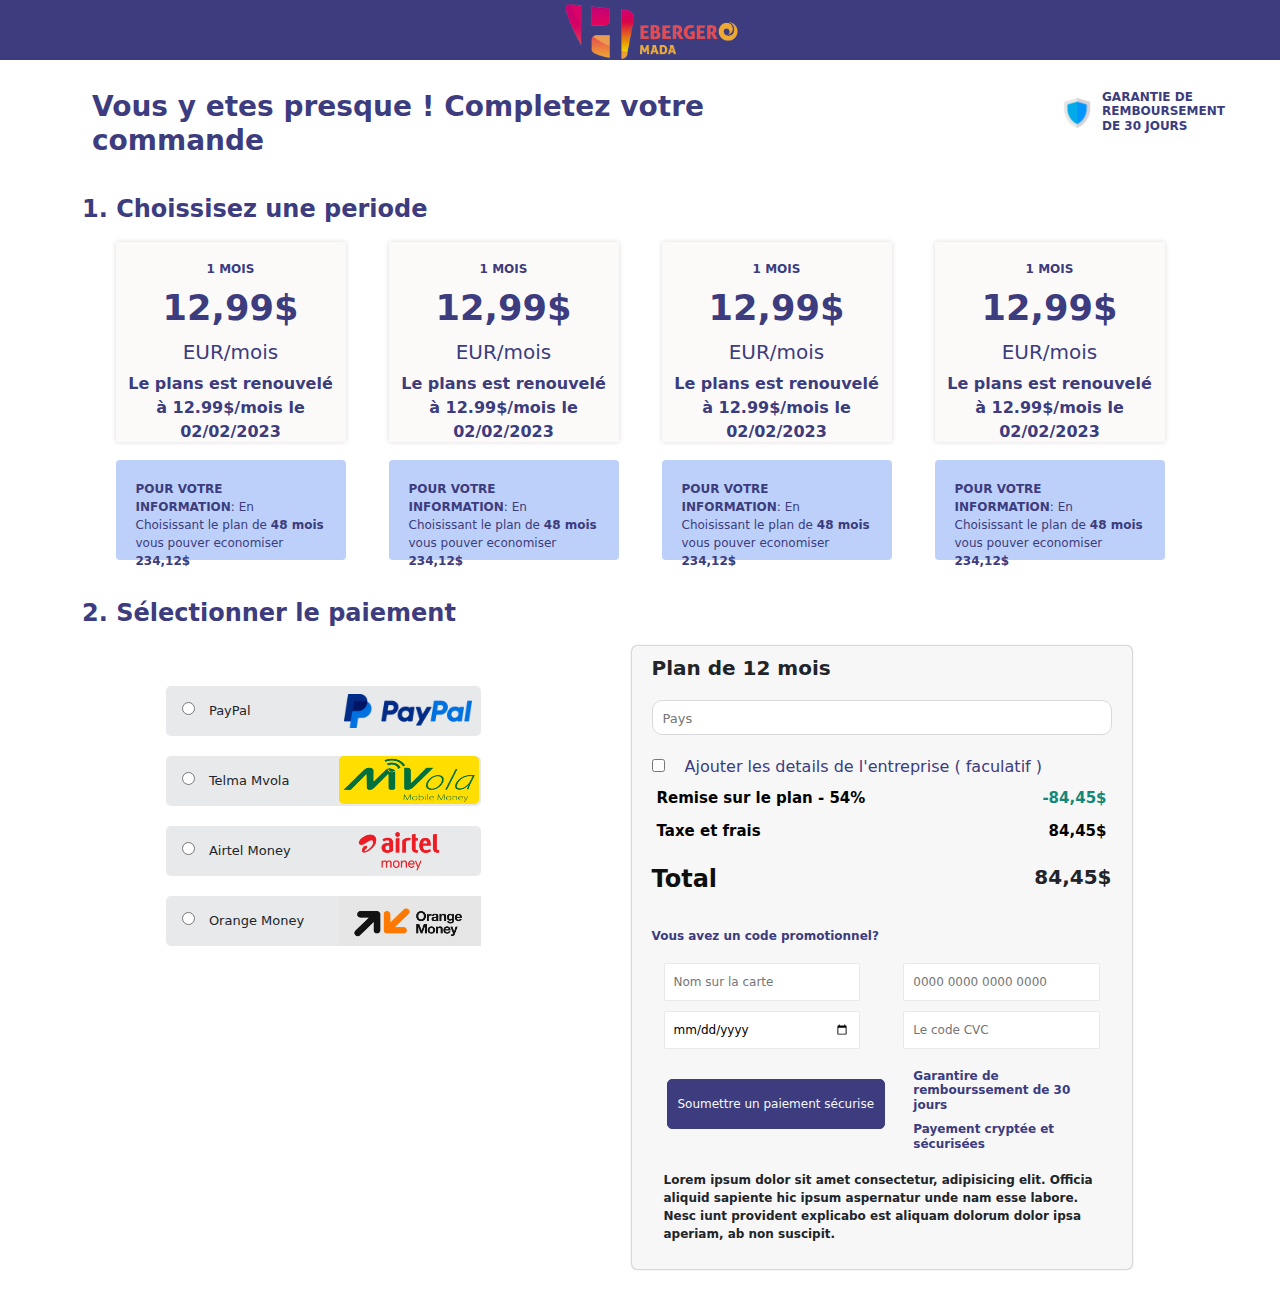
<file: page/hebeurgeur.html>
<!DOCTYPE html>
<html lang="en">

<head>
    <meta charset="UTF-8">
    <meta http-equiv="X-UA-Compatible" content="IE=edge">
    <meta name="viewport" content="width=device-width, initial-scale=1.0">
    <link rel="stylesheet" href="../bootstrap-5.2.3-dist/css/bootstrap.min.css">

    <link rel="stylesheet" href="../CSS/css_page/style.css">
    <title>Hebergeo</title>
</head>

<body>
    <header>
        <div class="container logo-hebergeo-img"></div>
    </header>
    <div class="container PhraseEntete">
        <div class="container TitlePhrase">
            <h3 class="Titre"> Vous y etes presque ! Completez votre commande</h3>
        </div>
        <div class="container PhraseAccros">
            <img src="../icon/boucllier.png" alt="" srcset="" class="boucllier">
            <h6>GARANTIE DE REMBOURSEMENT DE 30 JOURS</h6>
        </div>
    </div>

    <div class="container Item1">
        <h4>1. Choissisez une periode</h4>
        <div class="container Items">
            <div class="container sub-item">
                <div class="container descriptionItem">
                    <h6>1 MOIS</h6>
                    <h2>12,99$</h2>
                    <h5>EUR/mois</h5>
                    <p>Le plans est renouvelé à 12.99$/mois le 02/02/2023</p>
                </div>
                <div class="container Info-Item">
                    <p><span>POUR VOTRE INFORMATION</span>: En Choisissant le plan de <span>48 mois</span> vous pouver economiser <span>234,12$</span></p>
                </div>
            </div>
            <div class="container sub-item">
                <div class="container descriptionItem">
                    <h6>1 MOIS</h6>
                    <h2>12,99$</h2>
                    <h5>EUR/mois</h5>
                    <p>Le plans est renouvelé à 12.99$/mois le 02/02/2023</p>
                </div>
                <div class="container Info-Item">
                    <p><span>POUR VOTRE INFORMATION</span>: En Choisissant le plan de <span>48 mois</span> vous pouver economiser <span>234,12$</span></p>

                </div>
            </div>
            <div class="container sub-item">
                <div class="container descriptionItem">
                    <h6>1 MOIS</h6>
                    <h2>12,99$</h2>
                    <h5>EUR/mois</h5>
                    <p>Le plans est renouvelé à 12.99$/mois le 02/02/2023</p>
                </div>
                <div class="container Info-Item">
                    <p><span>POUR VOTRE INFORMATION</span>: En Choisissant le plan de <span>48 mois</span> vous pouver economiser <span>234,12$</span></p>

                </div>
            </div>
            <div class="container sub-item">
                <div class="container descriptionItem">
                    <h6>1 MOIS</h6>
                    <h2>12,99$</h2>
                    <h5>EUR/mois</h5>
                    <p>Le plans est renouvelé à 12.99$/mois le 02/02/2023</p>
                </div>
                <div class="container Info-Item">
                    <p><span>POUR VOTRE INFORMATION</span>: En Choisissant le plan de <span>48 mois</span> vous pouver economiser <span>234,12$</span></p>

                </div>
            </div>
        </div>
    </div>
    <div class="container Item1">
        <h4>2. Sélectionner le paiement</h4>
        <div class="container Items-payement">
            <div class="container Items-type-payement">
                <div class="container payement-description">
                    <div class="container Nom-payment">
                        <input type="radio" class="Radio_chois"> <label for="">PayPal</label>
                    </div>
                    <div class="container Logo_payement paypal"></div>
                </div>
                <div class="container payement-description">
                    <div class="container Nom-payment">
                        <input type="radio" class="Radio_chois"> <label for="">Telma Mvola</label>
                    </div>
                    <div class="container Logo_payement mvola"></div>
                </div>
                <div class="container payement-description">
                    <div class="container Nom-payment">
                        <input type="radio" class="Radio_chois"> <label for="">Airtel Money</label>
                    </div>
                    <div class="container Logo_payement airtel"></div>
                </div>
                <div class="container payement-description">
                    <div class="container Nom-payment">
                        <input type="radio" class="Radio_chois"> <label for="">Orange Money</label>
                    </div>
                    <div class="container Logo_payement orange"></div>
                </div>
            </div>
            <div class="container Payement-Formulaire">
                <form action="#" method="post">
                    <h5>Plan de 12 mois</h5>
                    <input type="text" placeholder="Pays" class="Pays"><br>
                    <input class="detailsCheck" type="checkbox" name="" id=""><label class="details" for="">Ajouter les details de l'entreprise ( faculatif ) </label>
                    <div class="container Remise">
                        <h5>Remise sur le plan - 54%</h5>
                        <h5 class="money">-84,45$</h5>
                    </div>
                    <div class="container Taxesfrais">
                        <h5>Taxe et frais</h5>
                        <h5>84,45$</h5>
                    </div>
                    <div class="container Total">
                        <h4>Total</h4>
                        <h5>84,45$</h5>
                    </div>
                    <h6>Vous avez un code promotionnel?</h6>
                    <div class="container Carte">
                        <input type="text" placeholder="Nom sur la carte">
                        <input type="text" placeholder="0000 0000 0000 0000">
                    </div>
                    <div class="container Date-payement">
                        <input type="date" placeholder="DD/MM/YY">
                        <input type="text" placeholder="Le code CVC">
                    </div>
                    <div class="container buttonPayement">
                        <button>Soumettre un paiement sécurise</button>
                        <div class="container securisation">
                            <h6>Garantire de rembourssement de 30 jours</h6>
                            <h6>Payement cryptée et sécurisées</h6>
                        </div>
                    </div>

                </form>
                <div class="container TermeEtCondition">
                    <p>Lorem ipsum dolor sit amet consectetur, adipisicing elit. Officia aliquid sapiente hic ipsum aspernatur unde nam esse labore. Nesc
                        iunt provident explicabo est aliquam dolorum dolor ipsa aperiam, ab non suscipit.</p>
                </div>
            </div>
        </div>
    </div>
</body>

</html>
</file>
<file: CSS/css_page/style.css>
:root {
    --red-special: rgb(240, 70, 70);
    --viollet: rgb(60, 60, 126);
    --light-grey: #f7f7f7;
    --dark: #0e1010;
    --dark-bg: rgb(43, 49, 62);
    --btn-bg: #627792;
    --red-bg: #fc5546;
    --color-bd: #e8e9ea;
    --trans: all 0.3s ease-in-out;
}

body {
    margin: 0px;
    padding: 0px;
    background-color: #ffffff75;
}
/*  */

/* Pour le Titre et paragraphe */
h3 .Titre {
    font-weight: 700;
    color: var(--viollet);
}

h4 {
    font-weight: 600;
    color: var(--viollet);
}

h6 {
    font-weight: 600;
    font-size: 12px;
}

/* ********************* */
header {
    background-color: var(--viollet);
}

.logo-hebergeo-img {
    width: 200px;
    height: 60px;
    background-color: #138888;
    margin: 0% auto;
    padding: 0px !important;
    background: url('../../Image/logo.png') no-repeat;
    background-size: 100% ;
    background-position: 15px;
}

.PhraseEntete {
    margin: 20px auto;
    display: flex;
    padding: 10px;
    flex-flow: row wrap;
    justify-content: space-between;
}

.Titre {
    font-weight: 700;
    color: var(--viollet);
}

.TitlePhrase {
    width: 60%;
    margin: 0px;
}

.PhraseAccros {
    display: flex;
    justify-content: space-between;
    margin: 0px;
    width: 150px;
    color: var(--viollet);
}

.Item1 {
    margin: 10px auto;
}

.Items {
    display: flex;
    flex-flow: row wrap;
}

.sub-item {
    width: 230px;
    padding: 0%;
    margin: 10px auto;
}

.descriptionItem {
    height: 200px;
    background-color: rgb(251, 250, 249);
    text-align: center;
    padding: 20px 10px;
    color: var(--viollet);
    box-shadow: 0px 0px 5px rgb(222, 218, 218);
}

.descriptionItem h2 {
    font-size: 220%;
    font-weight: 800;
    margin: 5%;
}

.descriptionItem p {
    font-weight: 550;
}

.Info-Item {
    margin: 8% auto;
    padding: 20px;
    height: 100px;
    border-radius: 4px;
    background-color: rgba(94, 140, 240, 0.406);
}

.Info-Item p {
    font-weight: 500;
    font-size: 12px;
    color: var(--viollet);
}

.Info-Item span {
    font-weight: 700;
}

/* ************* ***************************/
.Items-payement {
    padding: 10px 0%;
    display: flex;
    flex-flow: row wrap;
}

.Items-type-payement {
    width: 350px;
    margin: 20px auto;
    border-radius: 5px;
    padding: 0px;

}

.payement-description {
    height: 50px;
    margin: 20px auto;
    width: 90%;
    border-radius: 5px;
    padding: 0px;
    display: flex;
    background-color: #e8e9ea;
    justify-content: space-between;
}
.boucllier{
    width: 30px;
    height: 30px;
   margin-right: 10px;
   position: relative;
   top: 8px;
}

.Nom-payment {
    width: 50%;
    height: 100%;
    margin: 0px;
    padding: 5%;
    font-size: 13px;
}

.Radio_chois {
    margin-right: 10px;
    border: 1px solid red;
}

.Logo_payement{
    width: 45%;
    height: 100%;
    margin: 0px;
    background-color: rgb(210, 210, 210);
}

.paypal {
    background: url('../../icon/PayPal.svg.png') no-repeat;
    background-size: 90%;
    background-position: 5px;
}
.mvola{
    background: url('../../icon/mvola.png_large') no-repeat ;
    background-size: 140px 95%;
}
.airtel {
    background: url('../../icon/airtel-money.webp') no-repeat ;
    background-size: contain;
    background-position: 15px;
}
.orange {
    background-image: url('../../icon/orange_money.jpg') ;
    background-size: 100% 100%;
}

.Payement-Formulaire {
    width: 500px;
    padding: 10px 20px;
    border-radius: 5px;
    box-shadow: 0 0 2px rgb(109, 108, 108);
    background-color: var(--light-grey);
}

form h5 {
    font-weight: 700;
    margin-bottom: 20px;
}

.Pays {
    width: 100%;
    padding: 10px;
    border: 1px solid rgb(218, 217, 217);
    border-radius: 10px;
    margin-bottom: 20px;
    height: 35px;
}
.Pays::placeholder{
    font-size: 13px;
}
.details{
    margin-left: 20px;
    color: var(--viollet);
}
.Remise , .Taxesfrais{
    display: flex;
    justify-content: space-between;
    padding: 5px;
    margin: 5px auto;
}
.Remise h5 , .Taxesfrais h5{
    color: black;
    font-weight: 600;
    font-size: 15px;
    margin: 0px !important;
}
.money{
    color: #138876 !important;
}
.Total{
    display: flex;
    justify-content: space-between;
    margin-top: 20px;
    padding: 0%;

}
.Total h4{
    color: #0e1010 !important;
}
form h6{
    margin: 20px 0;
    color: var(--viollet);
}
.Carte , .Date-payement{
    margin: 10px auto;
    font-size: 12px;
    display: flex;
    justify-content: space-between;

}
.Carte input ,.Date-payement input{
    border: 1px solid var(--color-bd);
    border-radius: 2px;
    padding: 9px;
    width: 45%;
}
.Carte input::placeholder ,.Date-payement input::placeholder{
    font-size: 12px;
}
.buttonPayement{
    margin: 10px auto;
    font-size: 12px;
    display: flex;
    justify-content: space-between;
}
.buttonPayement button{
    color: var(--light-grey);
    width: 50%;
    height: 50px;
    margin: 20px auto;
    border: 1px solid var(--viollet);
    border-radius: 5px ;
    background-color: var(--viollet);
}
.securisation{
    width: 47%;
}
.securisation h6{
    margin: 10px;
    padding: 0%;
}
.TermeEtCondition{
    font-size: 12px;
    font-weight: bold;
}
</file>
